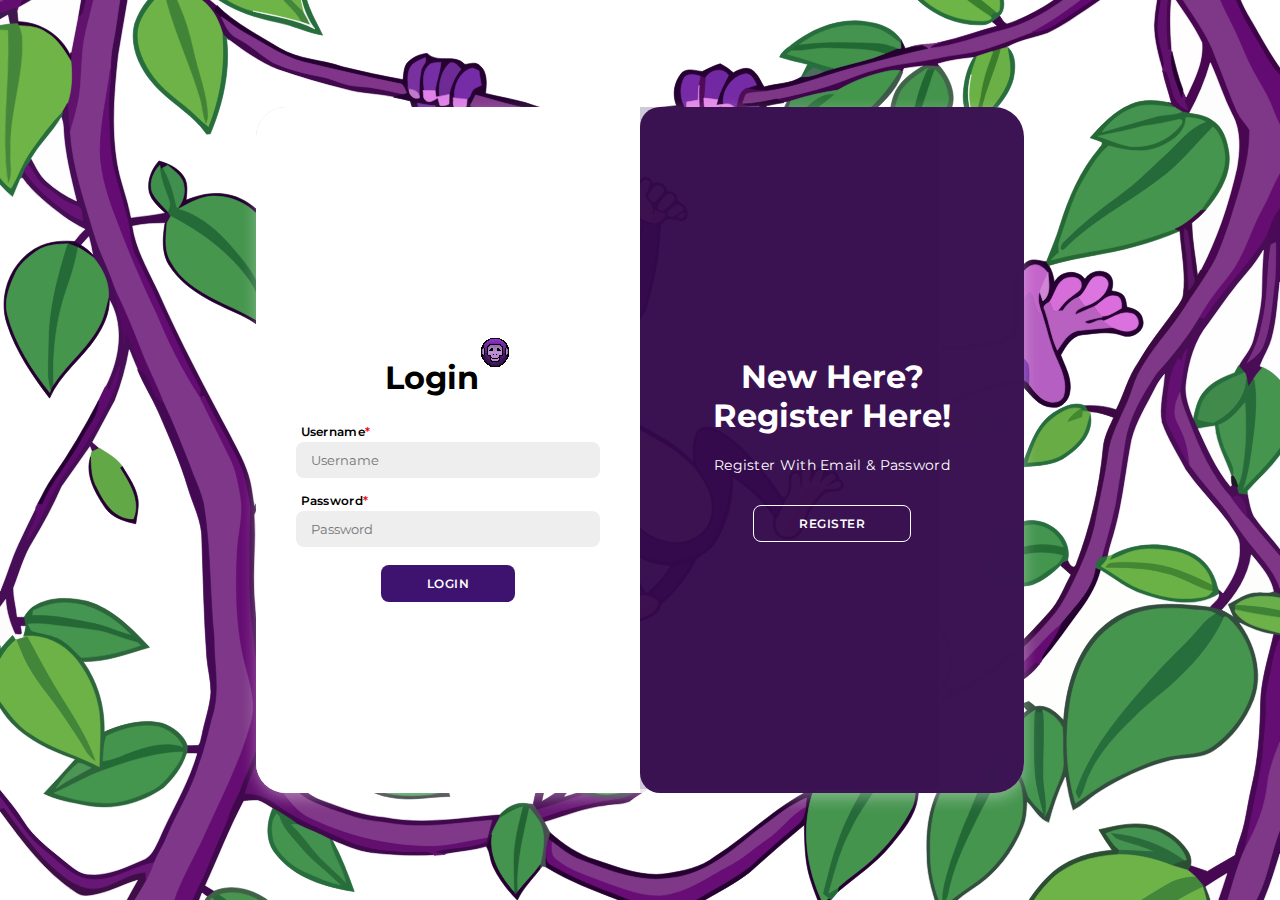
<file: index.html>
<!--Daniel-->
<!--Working on Welcome Page-->
<!DOCTYPE html>
<html lang="en">
    <head>
        <link rel="stylesheet" href="css/styles.css">
        <title>UCF Contacts - Home</title>
        <meta name="description" content="The number one contact manager for UCF students!">
        <meta name="author" content="COP4331 | Group 23">
        <meta name="viewport" content="width=device-width, initial-scale=1.0">
        <link rel="icon" type="image/x-icon" href="favicon2.ico">

        <script src="js/code.js?v=1.1.2"></script>
    </head>
    <body>
      <img class="monkey" src="css/monkey.svg" alt="Purple Monkey">
        <div class="container" id="container">
          <img class="monkey2" src="css/monkey2.svg" alt="Purple Monkey">

       <!--<button onclick="window.location.href='login.html';">Login</button>---> 
        <!--<button onclick="window.location.href='signup.html';">Sign Up</button>-->

        <div class="form-container register" >
            <form>

              <div class="monicon">
                <h1>Register<img src="favicon2.ico" class="monicon"></h1>

              </div>
            <span></span>
            <style>
              .contactstuff {
                  font-size: 12px !important;
                  font-weight: 600;
                  color: rgb(0, 0, 0);
                  margin-bottom: -8px !important;
                  margin-top: 5px !important;
                  width: 97%;

              }
            </style>
            <div class="name-container">
              <div class="name-field">
                  <p class="contactstuff">First Name<span style="color: red">*</span></p>
                  <input type="text" id="signupFirstName" placeholder="First Name"/>
                  <div id="sfirstname-error" class="error-message"></div>
              </div>
              <div class="name-field">
                  <p class="contactstuff">Last Name<span style="color: red">*</span></p>
                  <input type="text" id="signupLastName" placeholder="Last Name"/>
                  <div id="slastname-error" class="error-message"></div>
              </div>
          </div>
            <p class="contactstuff">Username<span style="color: red">*</span></p>
            <input type="text" id="signupUsername" placeholder="Username"/>
            <div id="susername-error" class="error-message"></div>
            <p class="contactstuff">Password<span style="color: red">*</span></p>
            <input type="password" id="signupPassword" placeholder="Password"/>
            <div id="spassword-error" class="error-message"></div>
            <p class="contactstuff">Email<span style="color: red">*</span></p>
            <input type="text" id="signupEmail" placeholder="Email"/>
            <div id="semail-error" class="error-message"></div>
            <p class="contactstuff">Phone Number<span style="color: red">*</span></p>
            <input type="text" id="signupPhoneNumber" placeholder="Phone Number"/>
            <div id="sphonenumber-error" class="error-message"></div>

            <button  type="button" id="signupButton" onclick="signup();validateSignup();">Sign Up</button>
            <span id="signupStatus"></span>
        </form>
          </div>

        <div class="form-container login">
            <form>
            <div class="monicon">
              <h1>Login<img src="favicon2.ico" class="monicon"></h1>
            </div>  

            <span></span>
            <p class="contactstuff">Username<span style="color: red">*</span></p>
            <input type="text" id="loginUsername" placeholder="Username"/>
            <div id="username-error" class="error-message"></div>
            <p class="contactstuff">Password<span style="color: red">*</span></p>
            <input type="password" id="loginPassword" placeholder="Password"/>
            <div id="password-error" class="error-message"></div>

            <button type="button" id="loginButton" onclick="login(); validateLogin();">Login</button>
            <span id="loginStatus"></span>
        </form>
        </div>

          <div class="toggle-container">
            <div class="toggle">
                <div class="toggle-panel toggle-left">
                   <h1>Welcome to UCF's <br>#1 Contact Manager</h1>
                   <p>Login with Username & Password</p>
                   <button class="hidden" id="login">Login</button> 

                </div>
                <div class="toggle-panel toggle-right">
                    <h1>New Here? Register Here!</h1>
                    <p>Register With Email & Password</p>
                    <button class="hidden" id="register">Register</button> 

                 </div>

            </div>

          </div>
        </div>
        <script src="js/toggle.js"></script>

    </body>
</html>
</file>
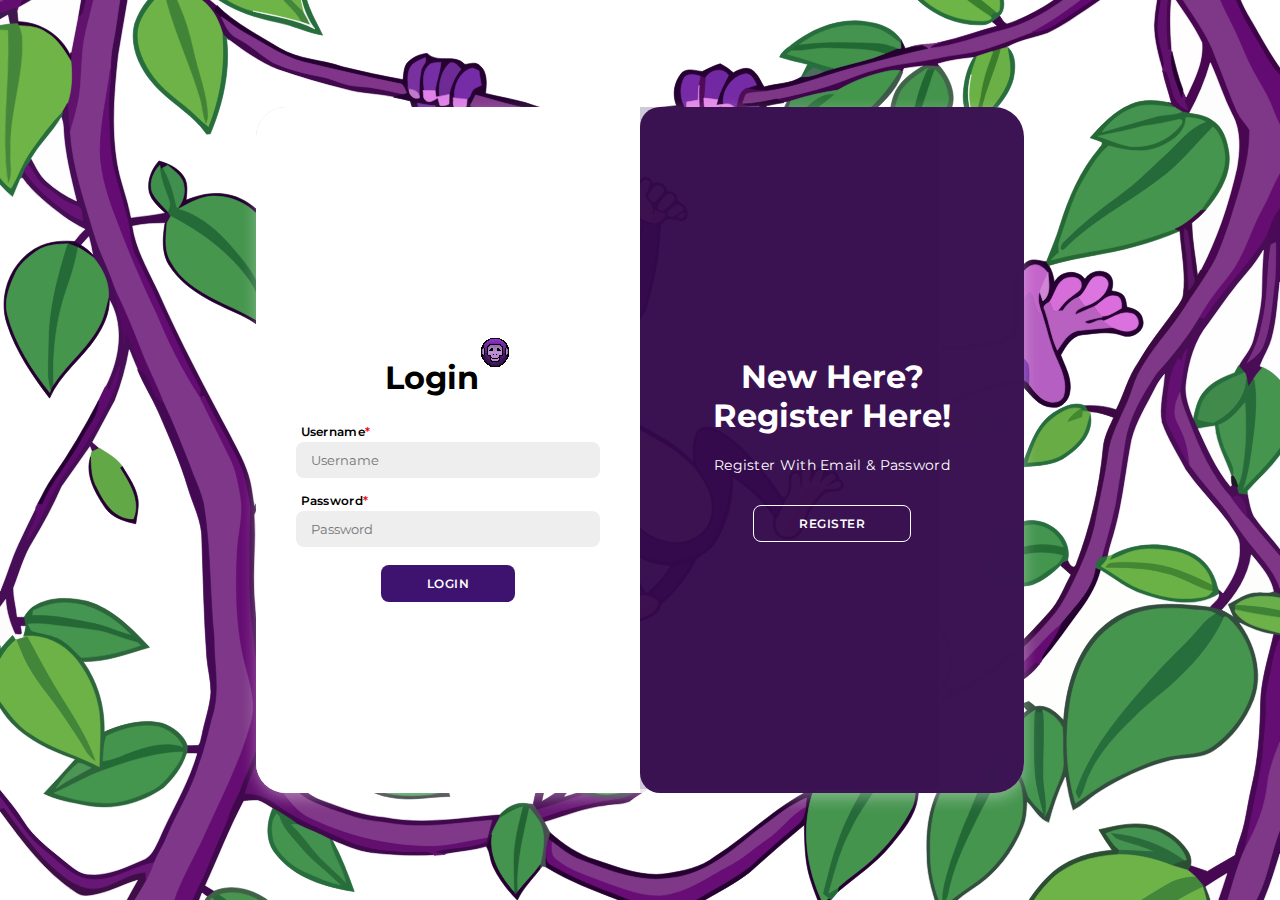
<file: htdocs/index.html>
<!--Daniel-->
<!--Working on Welcome Page-->
<!DOCTYPE html>
<html lang="en">
    <head>
        <link rel="stylesheet" href="css/styles.css?v1.1.2">
        <title>UCF Contacts - Home</title>
        <meta name="description" content="The number one contact manager for UCF students!">
        <meta name="author" content="COP4331 | Group 23">
        <meta name="viewport" content="width=device-width, initial-scale=1.0">
        <link rel="icon" type="image/x-icon" href="favicon2.ico">

        <script src="js/code.js?v=1.1.2"></script>
    </head>
    <body>
      <img class="monkey" src="css/monkey.svg" alt="Purple Monkey">
        <div class="container" id="container">
          <img class="monkey2" src="css/monkey2.svg" alt="Purple Monkey">

       <!--<button onclick="window.location.href='login.html';">Login</button>---> 
        <!--<button onclick="window.location.href='signup.html';">Sign Up</button>-->

        <div class="form-container register" >
            <form>

              <div class="monicon">
                <h1>Register<img src="favicon2.ico" class="monicon"></h1>

              </div>
            <span></span>
            <style>
              .contactstuff {
                  font-size: 12px !important;
                  font-weight: 600;
                  color: rgb(0, 0, 0);
                  margin-bottom: -8px !important;
                  margin-top: 5px !important;
                  width: 97%;

              }
            </style>
            <p class="contactstuff">Username<span style="color: red">*</span></p>
            <input type="text" id="signupUsername" placeholder="Username"/>
            <div id="susername-error" class="error-message"></div>
            <p class="contactstuff">Password<span style="color: red">*</span></p>
            <input type="password" id="signupPassword" placeholder="Password"/>
            <div id="spassword-error" class="error-message"></div>
            <p class="contactstuff">First Name<span style="color: red">*</span></p>
            <input type="text" id="signupFirstName" placeholder="First Name"/>
            <div id="sfirstname-error" class="error-message"></div>
            <p class="contactstuff">Last Name<span style="color: red">*</span></p>
            <input type="text" id="signupLastName" placeholder="Last Name"/>
            <div id="slastname-error" class="error-message"></div>
            <p class="contactstuff">Email<span style="color: red">*</span></p>
            <input type="text" id="signupEmail" placeholder="Email"/>
            <div id="semail-error" class="error-message"></div>
            <p class="contactstuff">Phone Number<span style="color: red">*</span></p>
            <input type="text" id="signupPhoneNumber" placeholder="Phone Number"/>
            <div id="sphonenumber-error" class="error-message"></div>

            <button  type="button" id="signupButton" onclick="signup();validateSignup();">Sign Up</button>
            <span id="signupStatus"></span>
        </form>
          </div>

        <div class="form-container login">
            <form>
            <div class="monicon">
              <h1>Login<img src="favicon2.ico" class="monicon"></h1>
            </div>  

            <span></span>
            <p class="contactstuff">Username<span style="color: red">*</span></p>
            <input type="text" id="loginUsername" placeholder="Username"/>
            <div id="username-error" class="error-message"></div>
            <p class="contactstuff">Password<span style="color: red">*</span></p>
            <input type="password" id="loginPassword" placeholder="Password"/>
            <div id="password-error" class="error-message"></div>

            <button type="button" id="loginButton" onclick="login(); validateLogin();">Login</button>
            <span id="loginStatus"></span>
        </form>
        </div>

          <div class="toggle-container">
            <div class="toggle">
                <div class="toggle-panel toggle-left">
                   <h1>Welcome to UCF's <br>#1 Contact Manager</h1>
                   <p>Login with Username & Password</p>
                   <button class="hidden" id="login">Login</button> 

                </div>
                <div class="toggle-panel toggle-right">
                    <h1>New Here? Register Here!</h1>
                    <p>Register With Email & Password</p>
                    <button class="hidden" id="register">Register</button> 

                 </div>

            </div>

          </div>
        </div>
        <script src="js/toggle.js"></script>

    </body>
</html>
</file>
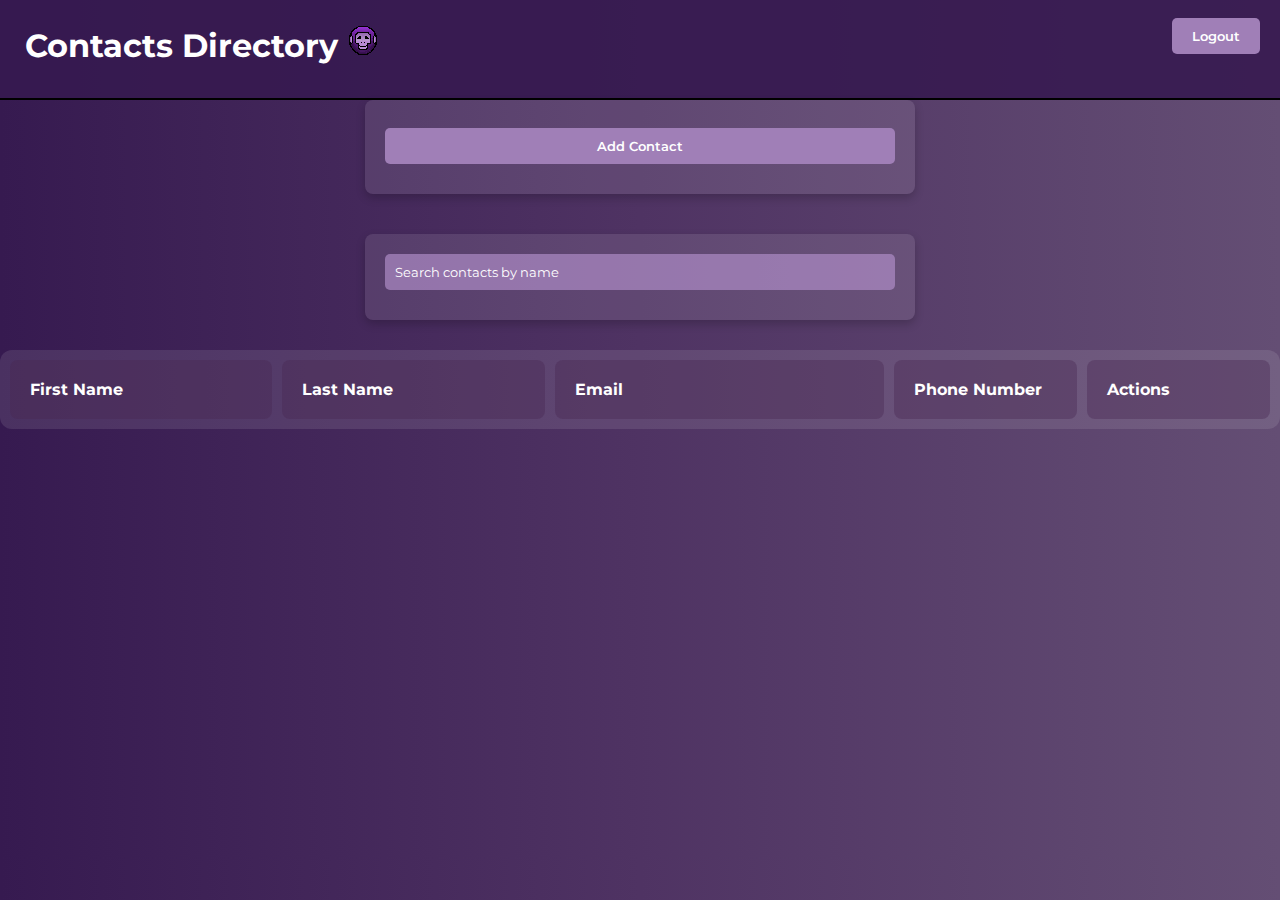
<file: contacts.html>
<!DOCTYPE html>
<html lang="en">
    <head>

        <title>UCF Contacts - Directory</title>
        <meta name="description" content="The number one contact manager for UCF students!">
        <meta name="author" content="COP4331 | Group 23">
        <link rel="icon" type="image/x-icon" href="favicon2.ico">

        <script src="js/code.js?v=1.1.3"></script>
        <link rel="stylesheet" href="style.css?v=1.1.2">

    </head>
<body>

    <style>

.top-bar {
            position: absolute;
            top: 0;
            left: 0;
            width: 100%;
            height: 100px; /* Adjust the height as needed */
            background-color: rgba(54, 26, 80, 0.9); /* Semi-transparent background */
            z-index: -1; /* Behind the title */
            border-bottom: 2px solid black;
        }

body {
    background: rgb(104, 70, 113);
    background-image: linear-gradient(90deg, #361A50, #4f3363,#644E74);
    margin: 0;
    justify-content: center; 
}

.white-text {
    color: white;
}

.form-container {
    display: flex;
    flex-direction: column; 
    gap: 5px; 
}

input {
    flex: 1;
    padding: 10px;
    border-radius: 5px;
    border: none;
    background-color: #b290caa9;
    color: white;
}

input::placeholder {
    color: #fff;
}

table {
    width: 100%;
    table-layout: fixed; 
    border-collapse: separate; 
    border-spacing: 10px 10px; 
    margin-top: 20px;
    background: rgba(255, 255, 255, 0.1)
}

table, th, td {
    border: 0px solid white;
    border-radius: 12px;
}

th, td {
    padding: 20px;
    text-align: left;
    color: white;
    word-wrap: break-word; 
    border-radius: 8px !important;
    border-color: #644E74;
    background-color: #b290ca52;
    border-width: 0px;
}

th {
    background-color: rgba(73, 40, 82, 0.4);
}

h1, h2 {
    margin-bottom: 20px;
    color: white;
}

button {
    padding: 10px 20px;
    background-color: #a07fb7;
    color: white;
    border: none;
    border-radius: 5px;
    cursor: pointer;
    gap: 8px;
    margin-bottom: 8px;
    margin-top: 8px;
    font-weight: 600;
}

button:hover {
    background-color: rgba(73, 40, 82, 0.4);
}

@media only screen and (max-width: 600px) {
    body {
        padding-top: 50px; 
    }

    table, th, td {
        font-size: 14px; 
        padding: 10px; 
    }

    th, td {
        display: block;
        width: 100%; 
        box-sizing: border-box;
    }

    th, td {
        text-align: right; 
        padding: 10px 5px;
    }

    td {
        border-bottom: 1px solid white;
    }

    th {
        display: none; 
    }

    td::before {
        content: attr(data-label); 
        float: left;
        text-transform: capitalize;
        font-weight: bold;
    }

    .form-container {
        flex-direction: column; 
    }

    input {
        padding: 8px; 
    }

    button {
        width: 100%; 
        padding: 12px;
    }

}

.contactDiv {
    display: flex;
    justify-content: center;
    align-items: center;
    padding: 10px;
    box-sizing: border-box;
}

#contactForm {
    max-width: 550px;
    width: 100%;
    padding: 20px;
    border-radius: 8px;
    background-color: rgba(255, 255, 255, 0.1);
    box-shadow: 0px 4px 10px rgba(0, 0, 0, 0.2);
    box-sizing: border-box;
}

#contactForm input,
#contactForm button {
    width: 100%;
    padding: 10px;
    margin-bottom: 10px;
    box-sizing: border-box;
}

.modal {
    display: none; 
    position: fixed; 
    z-index: 1;
    left: 0;
    top: 0;
    width: 100%; 
    height: 100%; 
    background-color: #0000007d; 
}

.modal-content {
   
    margin: 15% auto;
    margin-top: 5% !important; 
    padding: 20px;
    border-radius: 10px;
    width: 80%; 
    max-width: 600px; 
    box-shadow: 0px 4px 10px rgba(0, 0, 0, 0.2);
    background: rgb(104, 70, 113);
    background-image: linear-gradient(90deg, #361A50, #4f3363,#644E74);
}

.close {
    color: white;
    float: right;
    font-size: 28px;
    font-weight: bold;
}

.close:hover,
.close:focus {
    color: #aaa;
    text-decoration: none;
    cursor: pointer;
}

#contactForm p {
    font-size: 15px;
    font-weight: 600;
    color: white;
    margin-bottom: 5px;
}

  /* Container for tooltip hover */
  td[data-title] {
        position: relative;
        cursor: pointer; /* Show pointer on hover */
    }

    /* Tooltip text */
    td[data-title]:hover::after {
        content: attr(data-title); /* Display the data-title attribute value */
        position: absolute;
        bottom: 5%;
        left: 50%;
        transform: translateX(-50%);
        background-color: #3333333f;
        color: #fff;
        padding: 5px 10px;
        border-radius: 5px;
        white-space: nowrap;
        font-size: 12px;
        z-index: 999;
        opacity: 1;
        visibility: visible;

    }



    td[data-title]::after,
    td[data-title]::before {
        opacity: 0;
        visibility: hidden;

    }

 
    td[data-title]:hover::after,
    td[data-title]:hover::before {
        opacity: 1;
        visibility: visible;
    }

    .email-column, 
    td:nth-child(3) { 
    width: 27%; 
    }  

    .phonenumber-column, 
    td:nth-child(4) { 
    width: 15%; 
    }  

    .actions-column, 
    td:nth-child(5) { 
    width: 15%; 
    }   

    </style>

    <div class="top-bar"></div>

    <button type="button" id="loginButton" onclick="logout();" style="position: absolute; top: 10px; right: 20px;">Logout</button>

    <div class="monicon">
        <h1 style="text-align: left; margin-left: 25px; margin-top: 25px; margin-bottom: 25px;">Contacts Directory <img src="favicon2.ico" class="monicon"></h1>
    </div>  

    <div class="contactDiv">
        <div id="contactForm">
            <button type="button" onclick="openModal()">Add Contact</button>
        </div>
    </div>

    <div>
    <div id="contactModal" class="modal">
        <div class="modal-content">
            <span class="close" onclick="closeModal()">&times;</span>
            <h2>Add Contact</h2>
            <p style="margin-bottom: 20px; font-weight: 600;"><span style="color: #b290ca;">All <span style="text-decoration: underline;">REQUIRED</span> fields are marked with a  <span style="color: red;">*</span>.</span></p>
            <div id="contactForm">
                <p>First Name <span style="color: red;">*</span></p>
                <input type="text" id="contactFirstName" placeholder="Enter First Name">
                <p>Last Name <span style="color: red;">*</span></p>
                <input type="text" id="contactLastName" placeholder="Enter Last Name">
                <p>Email <span style="color: red;">*</span></p>
                <input type="email" id="contactEmail" placeholder="Enter Email">
                <p>Phone Number <span style="color: red;">*</span></p>
                <input type="text" id="contactPhoneNumber" placeholder="Enter Phone Number">
                <button type="submit" onclick="addContact()">Add Contact</button>
            </div>
        </div>
    </div>

    <div class="contactDiv" style="margin-top: 20px">
        <div id="contactForm">
            <input type="text" id="contactSearch" placeholder="Search contacts by name" oninput="search()">
        </div>
    </div>
    

    <span id="contactStatus" style="z-index: 100 !important;text-align: center; display: none; position: fixed; bottom: 20px; left: 50%; transform: translateX(-50%); padding: 10px 20px; background-color: #a074c0; color: white; font-weight: 600; font-size: 18px; border-radius: 8px; opacity: 0; transition: opacity 0.5s; box-shadow: 0px 4px 10px rgba(0, 0, 0, 0.2); text-shadow: 0px 4px 10px rgba(0, 0, 0, 0.2);"></span>

    <table id="contacts">
        <thead>
            <tr>
                <th class="firstname-column">First Name</th>
                <th class="lastname-column">Last Name</th>
                <th class="email-column">Email</th>
                <th class="phonenumber-column">Phone Number</th>
                <th class="actions-column">Actions</th>
            </tr>
        </thead>
        <tbody>
        </tbody>
    </table>

    <script>
        
        function openModal() {
            document.getElementById("contactModal").style.display = "block";
        }

        
        function closeModal() {
            document.getElementById("contactModal").style.display = "none";
        }

        
        window.onclick = function(event) {
            var modal = document.getElementById("contactModal");
            if (event.target == modal) {
                modal.style.display = "none";
            }
        }
    </script>

</body>
</html>
</file>
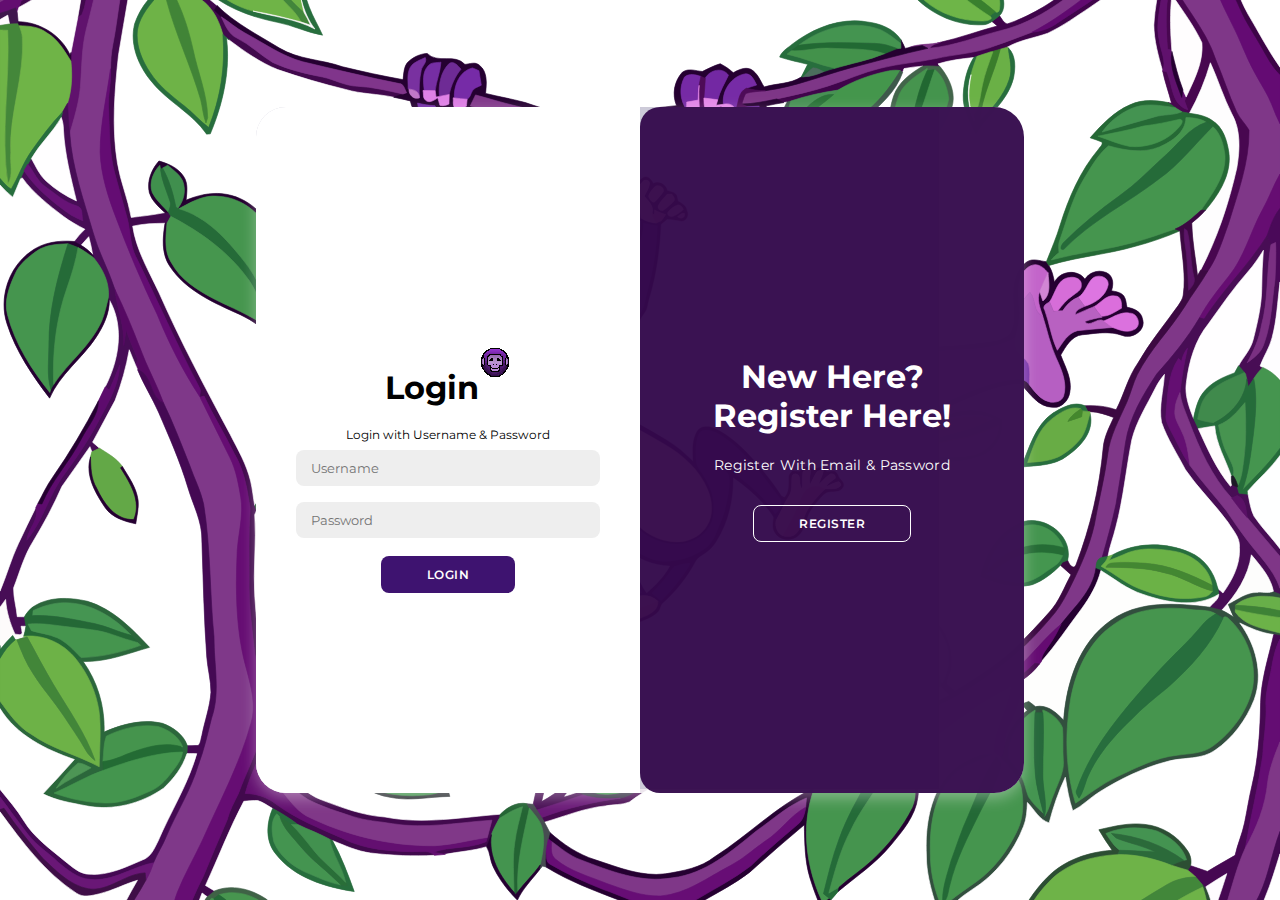
<file: index2.html>
<!--Daniel-->
<!--Working on Welcome Page-->
<!DOCTYPE html>
<html lang="en">
    <head>
        <link rel="stylesheet" href="css/styles.css">
        <title>UCF Contacts - Home1</title>
        <meta name="description" content="The number one contact manager for UCF students!">
        <meta name="author" content="COP4331 | Group 23">
        <meta name="viewport" content="width=device-width, initial-scale=1.0">
        <link rel="icon" type="image/x-icon" href="favicon2.ico">
        

        <script type="text/javascript" src="js/code.js"></script>
    </head>
    <body>
      <img class="monkey" src="css/monkey.svg" alt="Purple Monkey">
        <div class="container" id="container">
          <img class="monkey2" src="css/monkey2.svg" alt="Purple Monkey">

       <!--<button onclick="window.location.href='login.html';">Login</button>---> 
        <!--<button onclick="window.location.href='signup.html';">Sign Up</button>-->
        
        <div class="form-container register" >
            <form>
              
              <div class="monicon">
                <h1>Register<img src="favicon2.ico" class="monicon"></h1>
                

              </div>
            <span>Register With Email</span>
            <input type="text" id="signupUsername" placeholder="Username"/>
            <input type="password" id="signupPassword" placeholder="Password"/>
            <input type="text" id="signupFirstName" placeholder="First Name"/>
            <input type="text" id="signupLastName" placeholder="Last Name"/>
            <input type="text" id="signupEmail" placeholder="Email"/>
            <input type="text" id="signupPhoneNumber" placeholder="Phone Number"/>
      
            <button  type="button" id="signupButton" onclick="signup();">Sign Up</button>
            <span id="signupStatus"></span>
        </form>
          </div>
        
        <div class="form-container login">
            <form>
            <div class="monicon">
              <h1>Login<img src="favicon2.ico" class="monicon"></h1>
            </div>  
            
            <span>Login with Username & Password</span>
            <input type="text" id="loginUsername" placeholder="Username"/>
            <input type="password" id="loginPassword" placeholder="Password"/>
            
            <button type="button" id="loginButton" onclick="login();">Login</button>
            <span id="loginStatus"></span>
        </form>
        </div>
        

        
        
          <div class="toggle-container">
            <div class="toggle">
                <div class="toggle-panel toggle-left">
                   <h1>Welcome to UCF's <br>#1 Contact Manager</h1>
                   <p>Login with Username & Password</p>
                   <button class="hidden" id="login">Login</button> 

                </div>
                <div class="toggle-panel toggle-right">
                    <h1>New Here? Register Here!</h1>
                    <p>Register With Email & Password</p>
                    <button class="hidden" id="register">Register</button> 
 
                 </div>



            </div>




          </div>
        </div>
        <script src="js/toggle.js"></script>


    </body>
</html>
</file>
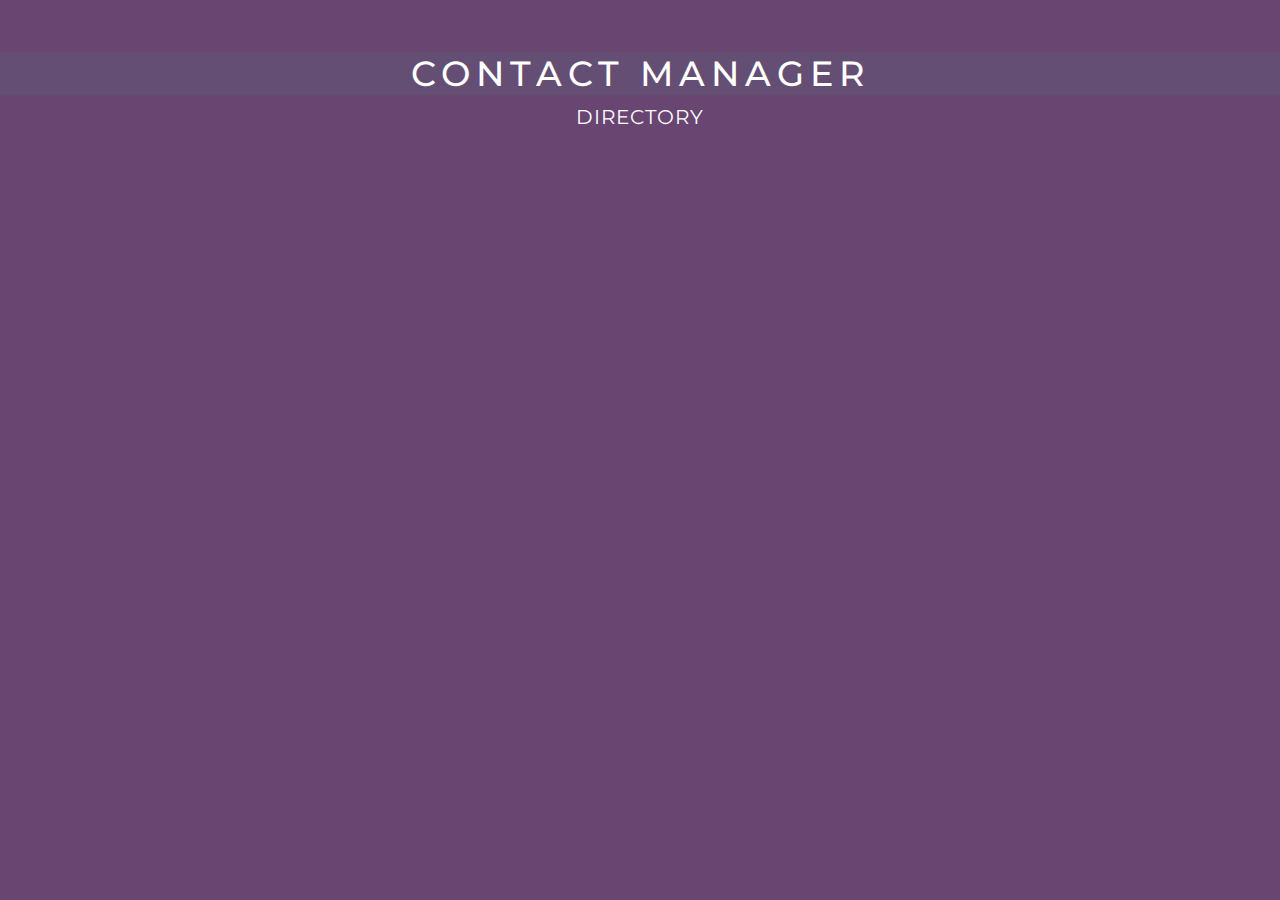
<file: index4.html>
<!--<Paige>---> 
<!--<Working on home page background, web icon, and title for contact manager directory>-->

<!DOCTYPE html>
<html>
    <head>
        <meta charset="utf-8">
        <title>Contacts - Directory</title>
        <link rel="stylesheet" href="style.css">
        <link rel="icon" type="image/x-icon" href="favicon2.ico">
        
        <style>
            body{
                background-image: linear-gradient(90deg, #361A50, #4f3363,#644E74);
            }
        </style>
    </head>
    <body>
    <style>
        body{
            background-image: linear-gradient(90deg, #361A50, #4f3363,#644E74);
        }
    </style>
    
    <div class="container">
            <span class="text1">Contact  Manager</span>
            <span class="text2">Directory</span>
    </div>


    
    <body>
</html>
</file>
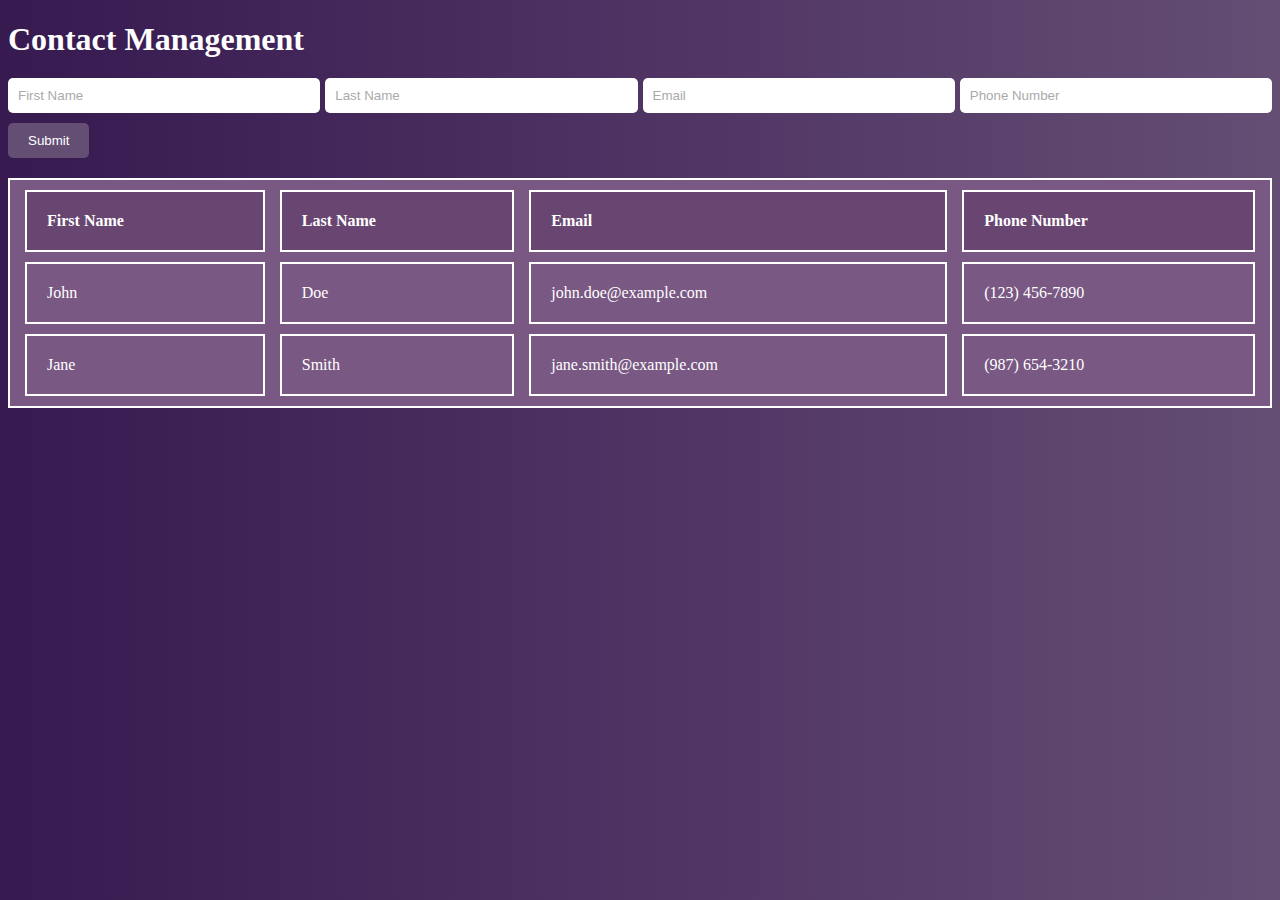
<file: index5.html>
<!--<Shane>---> 
<!--<Working on the contact management table>-->

    <!DOCTYPE html>
<html lang="en">
    <head>
        <title>Contact Management</title>
        <meta name="description" content="Search, edit, and delete contacts">
        <meta name="author" content="COP4331 | Group 23">
        <link rel="icon" type="image/x-icon" href="favicon2.ico">
        
        <style>
            body {
                background: rgb(104, 70, 113);
                background-image: linear-gradient(90deg, #361A50, #4f3363,#644E74);
            }

            .white-text {
                color: white;
            }

            .form-container {
                display: flex;
                gap: 5px; 
            }

            .form-container input {
                flex: 1;
                padding: 10px;
                border-radius: 5px;
                border: none;
            }

            .form-container input::placeholder {
                color: #aaa;
            }

            table {
                width: 100%;
                border-collapse: separate; 
                border-spacing: 15px 10px; 
                margin-top: 20px;
                background: rgb(121, 88, 131);
            }

            table, th, td {
                border: 2px solid white;
            }

            th, td {
                padding: 20px;
                text-align: left;
                color: white;
            }

            th {
                background-color: rgb(104, 70, 113);
            }

            h1, h2 {
                margin-bottom: 20px;
                color: white;
            }

            button {
                padding: 10px 20px;
                background-color: #644E74;
                color: white;
                border: none;
                border-radius: 5px;
                cursor: pointer;
            }

            button:hover {
                background-color: #4f3363;
            }
        </style>
        
    </head>
<body>

    <h1 class="white-text">Contact Management</h1>

    <form>
        <div class="form-container">
            <input type="text" id="contactFirstName" name="firstName" placeholder="First Name" required>
            <input type="text" id="contactLastName" name="lastName" placeholder="Last Name" required>
            <input type="email" id="contactEmail" name="email" placeholder="Email" required>
            <input type="tel" id="contactPhoneNumber" name="phone" placeholder="Phone Number" required>
        </div>
        
        <div style="margin-top: 10px;">
            <button type="submit">Submit</button>
        </div>
    </form>
    
    <table>
        <tr>
            <th>First Name</th>
            <th>Last Name</th>
            <th>Email</th>
            <th>Phone Number</th>
        </tr>
        <tr>
            <td>John</td>
            <td>Doe</td>
            <td>john.doe@example.com</td>
            <td>(123) 456-7890</td>
        </tr>
        <tr>
            <td>Jane</td>
            <td>Smith</td>
            <td>jane.smith@example.com</td>
            <td>(987) 654-3210</td>
        </tr>
    </table>
    
</body>
</html>
</file>
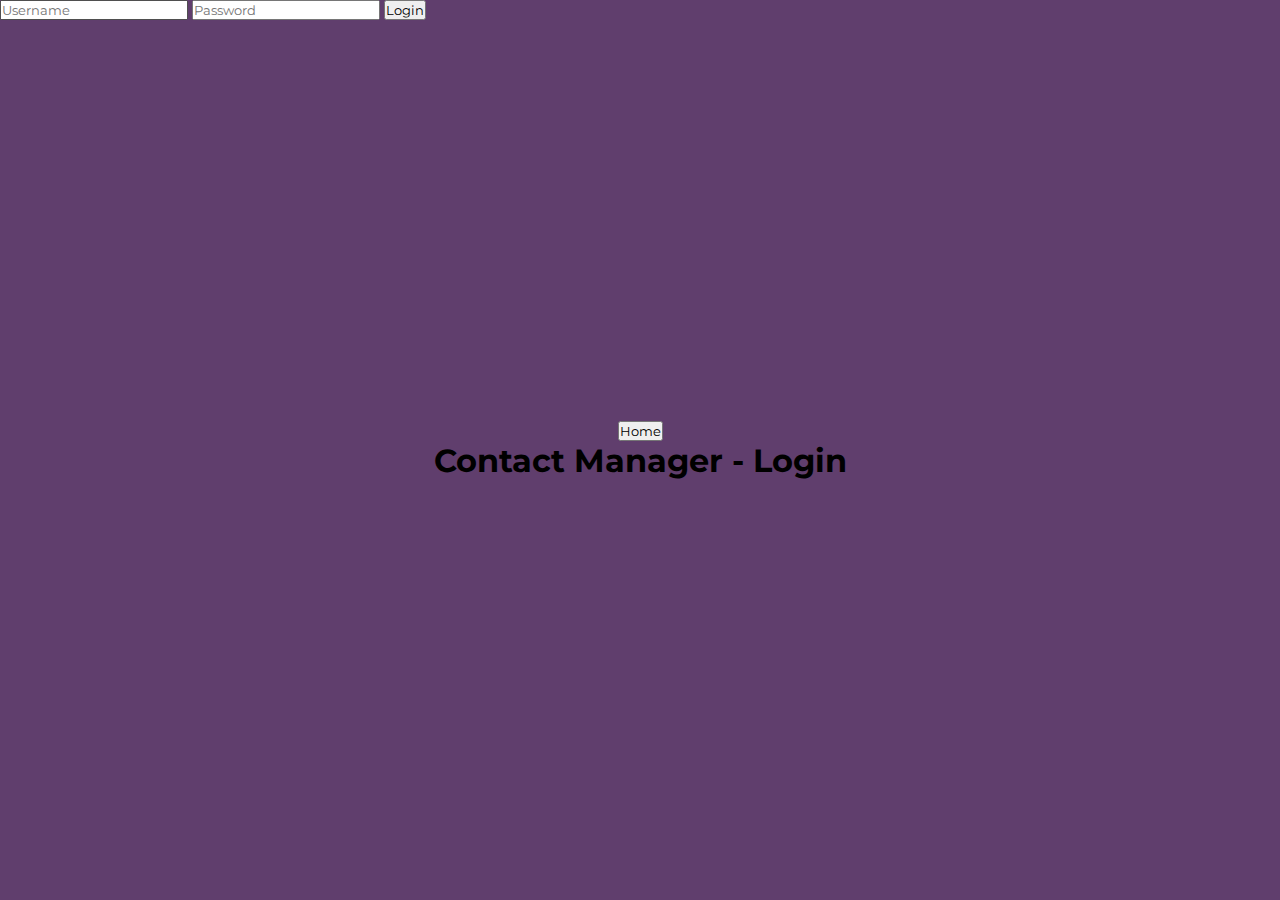
<file: login.html>
<!DOCTYPE html>
<html lang="en">
  <head>
    <link rel ="stylesheet" href="styles.css">
    <title>UCF Contacts - Login</title>
    <meta name="description" content="The number one contact manager for UCF students!">
    <meta name="author" content="COP4331 | Group 23">
    <link rel="icon" type="image/x-icon" href="favicon.ico">

	  <script type="text/javascript" src="js/code.js"></script>
  </head>
  <body>
    <button onclick="window.location.href='index.html';">Home</button>

    <h1>Contact Manager - Login</h1>
    <div class="form-container login" id="loginSection">
      <input type="text" id="loginUsername" placeholder="Username"/>
      <input type="password" id="loginPassword" placeholder="Password"/>

      <button type="button" id="loginButton" onclick="login();">Login</button>
      <span id="loginStatus"></span>
    </div>
  </body>
</html>
</file>
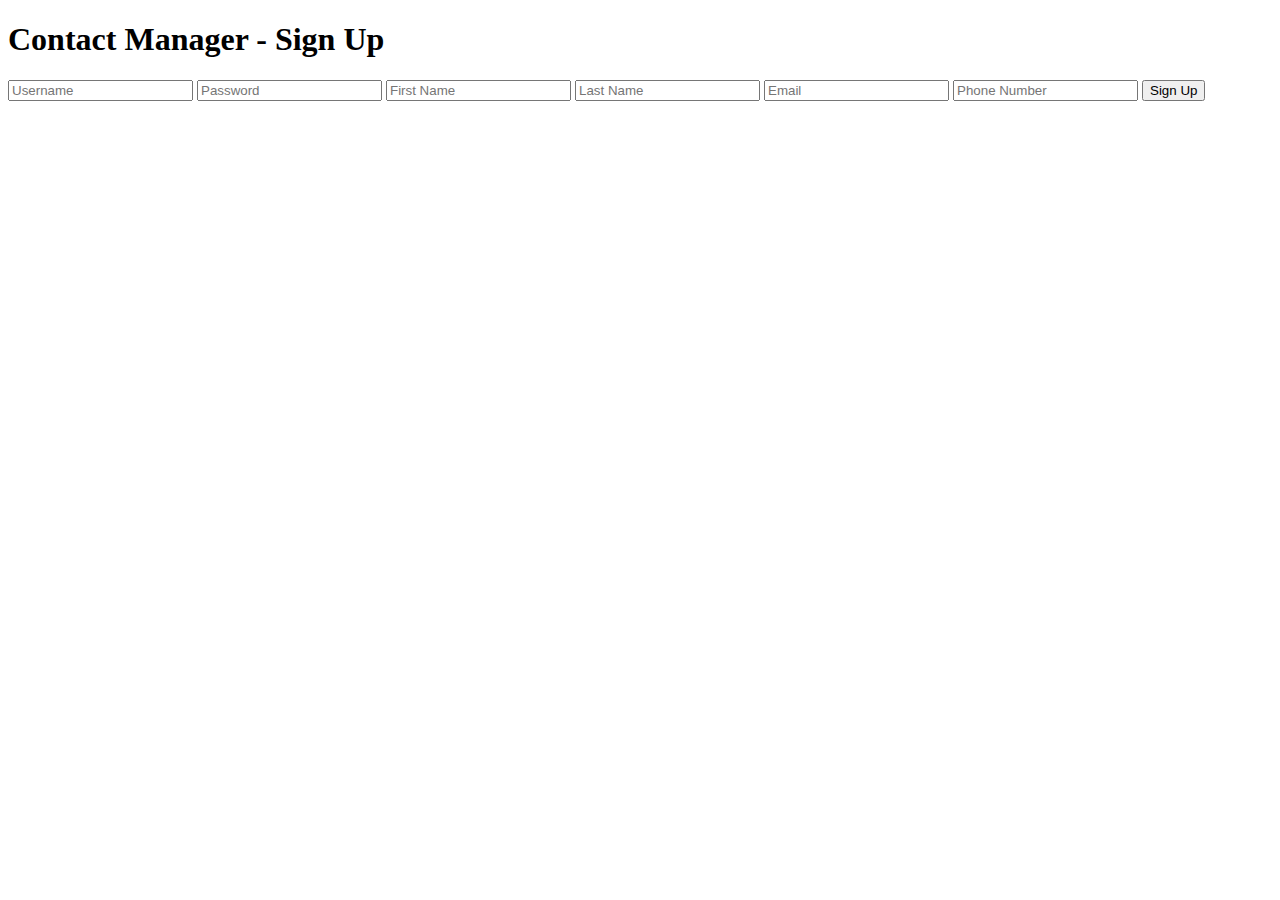
<file: signup.html>
<!DOCTYPE html>
<html lang="en">
  <head>
    <title>UCF Contacts - Sign Up</title>
    <meta name="description" content="The number one contact manager for UCF students!">
    <meta name="author" content="COP4331 | Group 23">
    <link rel="icon" type="image/x-icon" href="favicon.ico">

	  <script type="text/javascript" src="js/code.js"></script>
  </head>
  <body>
    <h1>Contact Manager - Sign Up</h1>
    <div id="loginSection">
      <input type="text" id="signupUsername" placeholder="Username"/>
      <input type="password" id="signupPassword" placeholder="Password"/>
      <input type="text" id="signupFirstName" placeholder="First Name"/>
      <input type="text" id="signupLastName" placeholder="Last Name"/>
      <input type="text" id="signupEmail" placeholder="Email"/>
      <input type="text" id="signupPhoneNumber" placeholder="Phone Number"/>

      <button type="button" id="signupButton" onclick="signup();">Sign Up</button>
      <span id="signupStatus"></span>
    </div>
  </body>
</html>
</file>
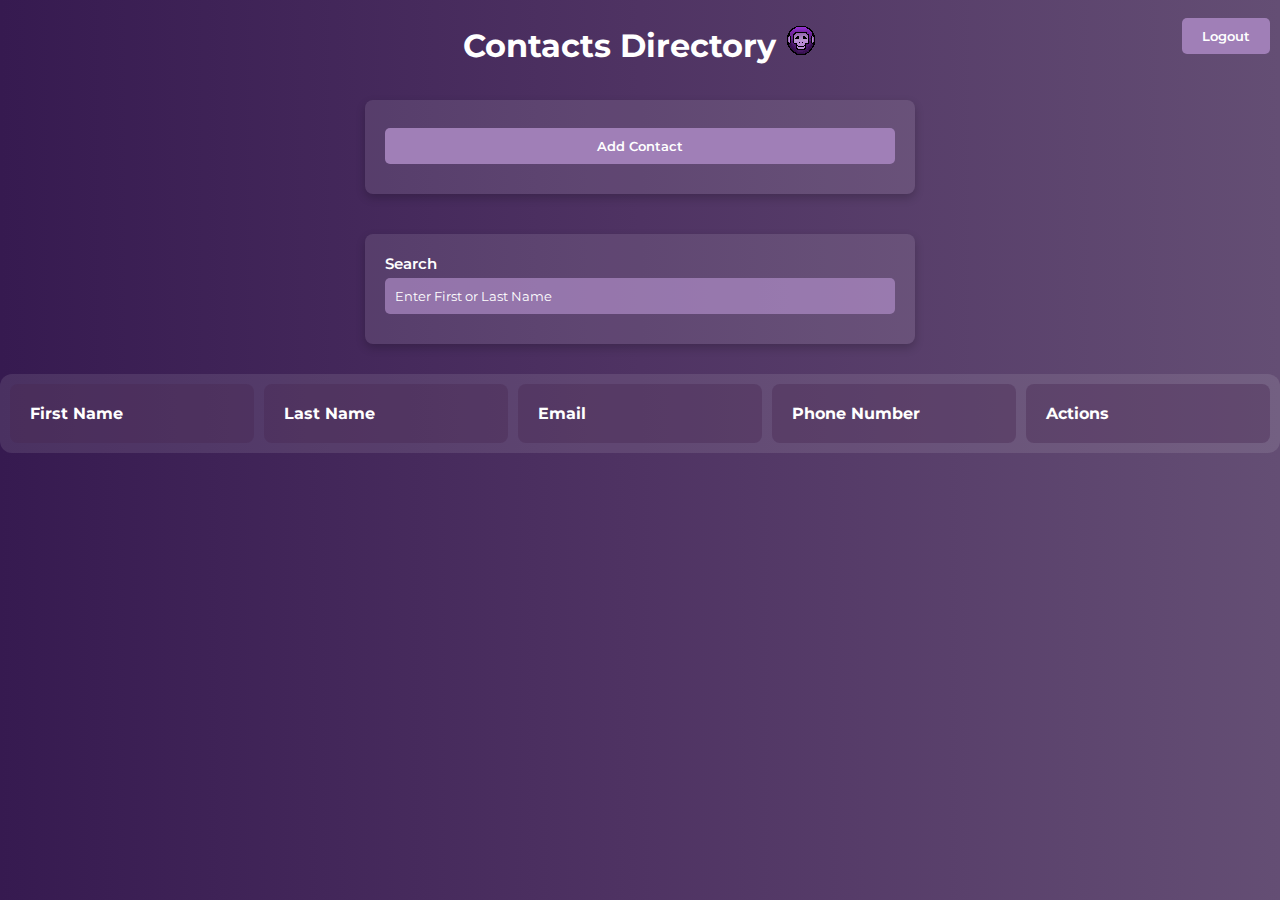
<file: htdocs/contacts.html>
<!DOCTYPE html>
<html lang="en">
    <head>

        <title>UCF Contacts - Directory</title>
        <meta name="description" content="The number one contact manager for UCF students!">
        <meta name="author" content="COP4331 | Group 23">
        <link rel="icon" type="image/x-icon" href="favicon2.ico">

        <script src="js/code.js?v=1.1.3"></script>
        <link rel="stylesheet" href="style.css?v=1.1.2">

    </head>
<body>

    <style>
body {
    background: rgb(104, 70, 113);
    background-image: linear-gradient(90deg, #361A50, #4f3363,#644E74);
    margin: 0;
    justify-content: center; 
}

.white-text {
    color: white;
}

.form-container {
    display: flex;
    flex-direction: column; 
    gap: 5px; 
}

input {
    flex: 1;
    padding: 10px;
    border-radius: 5px;
    border: none;
    background-color: #b290caa9;
    color: white;
}

input::placeholder {
    color: #fff;
}

table {
    width: 100%;
    table-layout: fixed; 
    border-collapse: separate; 
    border-spacing: 10px 10px; 
    margin-top: 20px;
    background: rgba(255, 255, 255, 0.1)
}

table, th, td {
    border: 0px solid white;
    border-radius: 12px;
}

th, td {
    padding: 20px;
    text-align: left;
    color: white;
    word-wrap: break-word; 
    border-radius: 8px !important;
    border-color: #644E74;
    background-color: #b290ca52;
    border-width: 0px;
}

th {
    background-color: rgba(73, 40, 82, 0.4);
}

h1, h2 {
    margin-bottom: 20px;
    color: white;
}

button {
    padding: 10px 20px;
    background-color: #a07fb7;
    color: white;
    border: none;
    border-radius: 5px;
    cursor: pointer;
    gap: 8px;
    margin-bottom: 8px;
    margin-top: 8px;
    font-weight: 600;
}

button:hover {
    background-color: rgba(73, 40, 82, 0.4);
}

@media only screen and (max-width: 600px) {
    body {
        padding-top: 50px; 
    }

    table, th, td {
        font-size: 14px; 
        padding: 10px; 
    }

    th, td {
        display: block;
        width: 100%; 
        box-sizing: border-box;
    }

    th, td {
        text-align: right; 
        padding: 10px 5px;
    }

    td {
        border-bottom: 1px solid white;
    }

    th {
        display: none; 
    }

    td::before {
        content: attr(data-label); 
        float: left;
        text-transform: capitalize;
        font-weight: bold;
    }

    .form-container {
        flex-direction: column; 
    }

    input {
        padding: 8px; 
    }

    button {
        width: 100%; 
        padding: 12px;
    }

}

.contactDiv {
    display: flex;
    justify-content: center;
    align-items: center;
    padding: 10px;
    box-sizing: border-box;
}

#contactForm {
    max-width: 550px;
    width: 100%;
    padding: 20px;
    border-radius: 8px;
    background-color: rgba(255, 255, 255, 0.1);
    box-shadow: 0px 4px 10px rgba(0, 0, 0, 0.2);
    box-sizing: border-box;
}

#contactForm input,
#contactForm button {
    width: 100%;
    padding: 10px;
    margin-bottom: 10px;
    box-sizing: border-box;
}

.modal {
    display: none; 
    position: fixed; 
    z-index: 1;
    left: 0;
    top: 0;
    width: 100%; 
    height: 100%; 
    background-color: #0000007d; 
}

.modal-content {
   
    margin: 15% auto;
    margin-top: 5% !important; 
    padding: 20px;
    border-radius: 10px;
    width: 80%; 
    max-width: 600px; 
    box-shadow: 0px 4px 10px rgba(0, 0, 0, 0.2);
    background: rgb(104, 70, 113);
    background-image: linear-gradient(90deg, #361A50, #4f3363,#644E74);
}

.close {
    color: white;
    float: right;
    font-size: 28px;
    font-weight: bold;
}

.close:hover,
.close:focus {
    color: #aaa;
    text-decoration: none;
    cursor: pointer;
}

#contactForm p {
    font-size: 15px;
    font-weight: 600;
    color: white;
    margin-bottom: 5px;
}

  /* Container for tooltip hover */
  td[data-title] {
        position: relative;
        cursor: pointer; /* Show pointer on hover */
    }

    /* Tooltip text */
    td[data-title]:hover::after {
        content: attr(data-title); /* Display the data-title attribute value */
        position: absolute;
        bottom: 5%;
        left: 50%;
        transform: translateX(-50%);
        background-color: #3333333f;
        color: #fff;
        padding: 5px 10px;
        border-radius: 5px;
        white-space: nowrap;
        font-size: 12px;
        z-index: 999;
        opacity: 1;
        visibility: visible;

    }



    td[data-title]::after,
    td[data-title]::before {
        opacity: 0;
        visibility: hidden;

    }

 
    td[data-title]:hover::after,
    td[data-title]:hover::before {
        opacity: 1;
        visibility: visible;
    }
    </style>

    <button type="button" id="loginButton" onclick="logout();" style="position: absolute; top: 10px; right: 10px;">Logout</button>

    <div class="monicon">
        <h1 style="text-align: center; margin-top: 25px; margin-bottom: 25px;">Contacts Directory <img src="favicon2.ico" class="monicon"></h1>
    </div>  

    <div class="contactDiv">
        <div id="contactForm">
            <button type="button" onclick="openModal()">Add Contact</button>
        </div>
    </div>

    <div id="contactModal" class="modal">
        <div class="modal-content">
            <span class="close" onclick="closeModal()">&times;</span>
            <h2>Add Contact</h2>
            <p style="margin-bottom: 20px; font-weight: 600;"><span style="color: #b290ca;">All <span style="text-decoration: underline;">REQUIRED</span> fields are marked with a  <span style="color: red;">*</span>.</span></p>
            <div id="contactForm">
                <p>First Name <span style="color: red;">*</span></p>
                <input type="text" id="contactFirstName" placeholder="Enter First Name">
                <p>Last Name <span style="color: red;">*</span></p>
                <input type="text" id="contactLastName" placeholder="Enter Last Name">
                <p>Email <span style="color: red;">*</span></p>
                <input type="email" id="contactEmail" placeholder="Enter Email">
                <p>Phone Number <span style="color: red;">*</span></p>
                <input type="text" id="contactPhoneNumber" placeholder="Enter Phone Number">
                <button type="submit" onclick="addContact()">Add Contact</button>
            </div>
        </div>
    </div>

    <div class="contactDiv" style="margin-top: 20px;">
        <div id="contactForm">
            <p>Search</p>
            <input type="text" id="contactSearch" placeholder="Enter First or Last Name" oninput="search()">
        </div>
    </div>
    

    <span id="contactStatus" style="z-index: 100 !important;text-align: center; display: none; position: fixed; bottom: 20px; left: 50%; transform: translateX(-50%); padding: 10px 20px; background-color: #a074c0; color: white; font-weight: 600; font-size: 18px; border-radius: 8px; opacity: 0; transition: opacity 0.5s; box-shadow: 0px 4px 10px rgba(0, 0, 0, 0.2); text-shadow: 0px 4px 10px rgba(0, 0, 0, 0.2);"></span>

    <table id="contacts">
        <thead>
            <tr>
                <th>First Name</th>
                <th>Last Name</th>
                <th>Email</th>
                <th>Phone Number</th>
                <th>Actions</th>
            </tr>
        </thead>
        <tbody>
        </tbody>
    </table>

    <script>
        
        function openModal() {
            document.getElementById("contactModal").style.display = "block";
        }

        
        function closeModal() {
            document.getElementById("contactModal").style.display = "none";
        }

        
        window.onclick = function(event) {
            var modal = document.getElementById("contactModal");
            if (event.target == modal) {
                modal.style.display = "none";
            }
        }
    </script>

</body>
</html>
</file>
<file: css/styles.css>
@import url('https://fonts.googleapis.com/css2?family=Montserrat:wght@300;400;500;600;700&display=swap');
*{
    margin: 0;
    padding: 0;
    box-sizing: border-box;
    font-family: 'Montserrat', sans-serif;
}
body{
    background-color: rgba(55, 12, 71, 0.795);
    display: flex;
    align-items: center;
    justify-content: center;
    flex-direction: column;
    height: 100vh;
}
.container{
    background-color: rgba(255, 255, 255, 0.9);
    border-radius: 30px;
    box-shadow: 0 5px 15px rgba(255, 255, 255, 0.35);
    position: relative;
    overflow: hidden;
    width: 768px;
    max-width: 100%;
    min-height: 480px;

}
@media (max-width: 768px) {
    .container {
        width: 90%; 
        min-height: auto;
    }

    .container input {
        font-size: 12px; 
    }

    .container button {
        padding: 8px 30px; 
        font-size: 11px;
    }

    .toggle-container {
        left: 0; 
        width: 100%;
    }

    .toggle {
        width: 200%;
    }
    img.monkey {
        position: absolute; /* or fixed if you want it to stay in place when scrolling */
        top: 0;
        left: 0;
        width: 100%; /* Adjust width as needed */
        height: 100%; /* Adjust height as needed */
        object-fit: cover; /* Ensure the image covers the container */
        z-index: -1; /* Position the image behind other content */
    }
    
    /* Optional: If you want to match the image color to a specific background color */
    .monicon{
        margin: 20px 0;
    }

    img.monkey {
        width: 100%;
        height: auto; 
    }
}


@media (max-width: 480px) {
    .container {
        width: 95%; 
    }

    .container input {
        font-size: 11px;
    }

    .container button {
        padding: 6px 20px; 
        font-size: 10px;
    }

    .toggle-container {
        width: 100%; 
        border-radius: 0;
    }

    .toggle {
        width: 300%; 
    }
    img.monkey {
        position: absolute; /* or fixed if you want it to stay in place when scrolling */
        top: 0;
        left: 0;
        width: 100%; /* Adjust width as needed */
        height: 100%; /* Adjust height as needed */
        object-fit: cover; /* Ensure the image covers the container */
        z-index: -1; /* Position the image behind other content */
    }
    
    /* Optional: If you want to match the image color to a specific background color */
    .monicon{
        margin: 20px 0;
    }

    img.monkey {
        width: 100%;
        height: auto; 
    }
}
.container p{
    font-size: 14px;
    line-height: 20px;
    letter-spacing: 0.3px;
    margin: 20px 0;
}
.container span{
    font-size: 12px;
}
.container a{
    color: #333;
    font-size: 13px;
    text-decoration: none;
    margin: 15px 0 10px;
}
.container button{
    background-color: rgb(62, 19, 112);
    color: #fff;
    font-size: 12px;
    padding: 10px 45px;
    border: 1px solid transparent;
    border-radius: 8px;
    font-weight: 600;
    letter-spacing: 0.5px;
    text-transform: uppercase;
    margin-top: 10px;
    cursor: pointer;
}
.container button.hidden{
    background-color: transparent;
    border-color: #fff;
}
.container form{
    background-color: #fff;
    display: flex;
    align-items: center;
    justify-content: center;
    flex-direction: column;
    padding: 0 40px;
    height: 100%;
}
.container input{
    background-color: #eee;
    border:none;
    margin: 8px 0;
    padding: 10px 15px;
    font-size: 13px;
    border-radius: 8px;
    width: 100%;
    outline: none;
}


.form-container{
    position: absolute;
    top: 0;
    height: 100%;
    transition: all 0.6s ease-in-out;
}

.login{
    left: 0;
    width: 50%;
    z-index: 2;
}

.container.active .login{
    transform: translateX(100%);
}

.register{
    left: 0;
    width: 50%;
    opacity: 0;
    z-index: 1;
}

.container.active .register{
    transform: translateX(100%);
    opacity: 1;
    z-index: 5;
    animation: move 0.6s;
}

@keyframes move{
    0%, 49.99%{
        opacity: 0;
        z-index: 1;
    }
    50%, 100%{
        opacity: 1;
        z-index: 5;
    }
}





.toggle-container{
    position: absolute;
    top: 0;
    left: 50%;
    width: 50%;
    height: 100%;
    overflow: hidden;
    transition: all 0.6s ease-in-out;
    border-radius: 20px;
    z-index: 1000;
}

.container.active .toggle-container{
    transform: translateX(-100%);
    border-radius: 20px;
}

.toggle{
    background-color: rgba(50, 8, 75, 0.952);
    height: 100%;
    color: #fff;
    position: relative;
    left: -100%;
    height: 100%;
    width: 200%;
    transform: translateX(0);
    transition: all 0.6s ease-in-out;
}

.container.active .toggle{
    transform: translateX(50%);
}

.toggle-panel{
    position: absolute;
    width: 50%;
    height: 100%;
    display: flex;
    align-items: center;
    justify-content: center;
    flex-direction: column;
    padding: 0 30px;
    text-align: center;
    top: 0;
    transform: translateX(0);
    transition: all 0.6s ease-in-out;
}

.toggle-left{
    transform: translateX(-200%);
}

.container.active .toggle-left{
    transform: translateX(0);
}

.toggle-right{
    right: 0;
    transform: translateX(0);
}
.container.active .toggle-right{
    transform: translateX(0);
}

img.monkey {
    position: absolute; /* or fixed if you want it to stay in place when scrolling */
    top: 0;
    left: 0;
    width: 100%; /* Adjust width as needed */
    height: 100%; /* Adjust height as needed */
    object-fit: cover; /* Ensure the image covers the container */
    z-index: -1; /* Position the image behind other content */
}

/* Optional: If you want to match the image color to a specific background color */
.monicon{
    margin: 20px 0;
}
.error-message{
    color: red;
    font-size: 0.675em;
    margin-top: .25em;
    display: none;
}
/* Add these styles to your CSS file (e.g., styles.css) */

.name-container {
    display: flex;
    justify-content: space-between;
    gap: 5px; /* Adjust the gap between the fields as needed */
}

.name-field {
    flex: 1;
}

.name-field p {
    margin: 0;
    font-size: 12px;
    font-weight: 600;
    color: rgb(0, 0, 0);
    margin-bottom: -8px;
    margin-top: 5px;
}

.name-field input {
    width: 100%;
}
</file>
<file: htdocs/css/styles.css>
@import url('https://fonts.googleapis.com/css2?family=Montserrat:wght@300;400;500;600;700&display=swap');
*{
    margin: 0;
    padding: 0;
    box-sizing: border-box;
    font-family: 'Montserrat', sans-serif;
}
body{
    background-color: rgba(55, 12, 71, 0.795);
    display: flex;
    align-items: center;
    justify-content: center;
    flex-direction: column;
    height: 100vh;
}
.container{
    background-color: rgba(255, 255, 255, 0.9);
    border-radius: 30px;
    box-shadow: 0 5px 15px rgba(255, 255, 255, 0.35);
    position: relative;
    overflow: hidden;
    width: 768px;
    max-width: 100%;
    min-height: 480px;

}
@media (max-width: 768px) {
    .container {
        width: 90%; 
        min-height: auto;
    }

    .container input {
        font-size: 12px; 
    }

    .container button {
        padding: 8px 30px; 
        font-size: 11px;
    }

    .toggle-container {
        left: 0; 
        width: 100%;
    }

    .toggle {
        width: 200%;
    }
    img.monkey {
        position: absolute; /* or fixed if you want it to stay in place when scrolling */
        top: 0;
        left: 0;
        width: 100%; /* Adjust width as needed */
        height: 100%; /* Adjust height as needed */
        object-fit: cover; /* Ensure the image covers the container */
        z-index: -1; /* Position the image behind other content */
    }
    
    /* Optional: If you want to match the image color to a specific background color */
    .monicon{
        margin: 20px 0;
    }

    img.monkey {
        width: 100%;
        height: auto; 
    }
}


@media (max-width: 480px) {
    .container {
        width: 95%; 
    }

    .container input {
        font-size: 11px;
    }

    .container button {
        padding: 6px 20px; 
        font-size: 10px;
    }

    .toggle-container {
        width: 100%; 
        border-radius: 0;
    }

    .toggle {
        width: 300%; 
    }
    img.monkey {
        position: absolute; /* or fixed if you want it to stay in place when scrolling */
        top: 0;
        left: 0;
        width: 100%; /* Adjust width as needed */
        height: 100%; /* Adjust height as needed */
        object-fit: cover; /* Ensure the image covers the container */
        z-index: -1; /* Position the image behind other content */
    }
    
    /* Optional: If you want to match the image color to a specific background color */
    .monicon{
        margin: 20px 0;
    }

    img.monkey {
        width: 100%;
        height: auto; 
    }
}
.container p{
    font-size: 14px;
    line-height: 20px;
    letter-spacing: 0.3px;
    margin: 20px 0;
}
.container span{
    font-size: 12px;
}
.container a{
    color: #333;
    font-size: 13px;
    text-decoration: none;
    margin: 15px 0 10px;
}
.container button{
    background-color: rgb(62, 19, 112);
    color: #fff;
    font-size: 12px;
    padding: 10px 45px;
    border: 1px solid transparent;
    border-radius: 8px;
    font-weight: 600;
    letter-spacing: 0.5px;
    text-transform: uppercase;
    margin-top: 10px;
    cursor: pointer;
}
.container button.hidden{
    background-color: transparent;
    border-color: #fff;
}
.container form{
    background-color: #fff;
    display: flex;
    align-items: center;
    justify-content: center;
    flex-direction: column;
    padding: 0 40px;
    height: 100%;
}
.container input{
    background-color: #eee;
    border:none;
    margin: 8px 0;
    padding: 10px 15px;
    font-size: 13px;
    border-radius: 8px;
    width: 100%;
    outline: none;
}


.form-container{
    position: absolute;
    top: 0;
    height: 100%;
    transition: all 0.6s ease-in-out;
}

.login{
    left: 0;
    width: 50%;
    z-index: 2;
}

.container.active .login{
    transform: translateX(100%);
}

.register{
    left: 0;
    width: 50%;
    opacity: 0;
    z-index: 1;
}

.container.active .register{
    transform: translateX(100%);
    opacity: 1;
    z-index: 5;
    animation: move 0.6s;
}

@keyframes move{
    0%, 49.99%{
        opacity: 0;
        z-index: 1;
    }
    50%, 100%{
        opacity: 1;
        z-index: 5;
    }
}





.toggle-container{
    position: absolute;
    top: 0;
    left: 50%;
    width: 50%;
    height: 100%;
    overflow: hidden;
    transition: all 0.6s ease-in-out;
    border-radius: 20px;
    z-index: 1000;
}

.container.active .toggle-container{
    transform: translateX(-100%);
    border-radius: 20px;
}

.toggle{
    background-color: rgba(50, 8, 75, 0.952);
    height: 100%;
    color: #fff;
    position: relative;
    left: -100%;
    height: 100%;
    width: 200%;
    transform: translateX(0);
    transition: all 0.6s ease-in-out;
}

.container.active .toggle{
    transform: translateX(50%);
}

.toggle-panel{
    position: absolute;
    width: 50%;
    height: 100%;
    display: flex;
    align-items: center;
    justify-content: center;
    flex-direction: column;
    padding: 0 30px;
    text-align: center;
    top: 0;
    transform: translateX(0);
    transition: all 0.6s ease-in-out;
}

.toggle-left{
    transform: translateX(-200%);
}

.container.active .toggle-left{
    transform: translateX(0);
}

.toggle-right{
    right: 0;
    transform: translateX(0);
}
.container.active .toggle-right{
    transform: translateX(0);
}

img.monkey {
    position: absolute; /* or fixed if you want it to stay in place when scrolling */
    top: 0;
    left: 0;
    width: 100%; /* Adjust width as needed */
    height: 100%; /* Adjust height as needed */
    object-fit: cover; /* Ensure the image covers the container */
    z-index: -1; /* Position the image behind other content */
}

/* Optional: If you want to match the image color to a specific background color */
.monicon{
    margin: 20px 0;
}

.error-message{
    color: red;
    font-size: 0.575em;
    margin-top: .25em;
    display: none;
}
</file>
<file: style.css>
@import url('https://fonts.googleapis.com/css2?family=Montserrat:wght@300;400;500;600;700&display=swap');
*{
    margin: 0;
    padding: 0;
    box-sizing: border-box;
    font-family: 'Montserrat', sans-serif;
}
body {
    background-image: linear-gradient(90deg, #361A50, #4f3363,#644E74);
    background: rgb(104, 70, 113);
       
}
.container{
    text-align: center;
    position: absolute;
    top: 10%;
    left: 50%;
    transform: translate(-50%, -50%);
    width: 100%;
}
.container span{
    color: white;
    text-transform: uppercase;
    display: block;

}
.text1{
    color:white;
    font-size: 35px;
    font-weight: 500;
    letter-spacing: 6px;
    margin-bottom: 10px;
    background-image: linear-gradient(90deg, #361A50, #4f3363,#644E74);
    background:#644E74;
    position: relative;
    animation: text 2s 1;
}
.text2{
    font-size: 20px;
    color: white;
    letter-spacing: 1px;
    animation: text 2s 1;
}

@keyframes text {
    0%{
        margin-bottom: -40px;
    }
    40%
    {
        letting-spacing: 25px;
        margin-bottom: -40px;
    }
    80%{
        letter-spacing:8px;
        margin-bottom: -40px;
    }
}
</file>
<file: styles.css>
@import url('https://fonts.googleapis.com/css2?family=Montserrat:wght@300;400;500;600;700&display=swap');
*{
    margin: 0;
    padding: 0;
    box-sizing: border-box;
    font-family: 'Montserrat', sans-serif;
}
body{
    background-color: rgba(55, 12, 71, 0.795);
    display: flex;
    align-items: center;
    justify-content: center;
    flex-direction: column;
    height: 100vh;
}
.container{
    background-color: rgba(255, 255, 255, 0.9);
    border-radius: 30px;
    box-shadow: 0 5px 15px rgba(255, 255, 255, 0.35);
    position: relative;
    overflow: hidden;
    width: 768px;
    max-width: 100%;
    min-height: 480px;

}
@media (max-width: 768px) {
    .container {
        width: 90%; 
        min-height: auto;
    }

    .container input {
        font-size: 12px; 
    }

    .container button {
        padding: 8px 30px; 
        font-size: 11px;
    }

    .toggle-container {
        left: 0; 
        width: 100%;
    }

    .toggle {
        width: 200%;
    }
    img.monkey {
        position: absolute; /* or fixed if you want it to stay in place when scrolling */
        top: 0;
        left: 0;
        width: 100%; /* Adjust width as needed */
        height: 100%; /* Adjust height as needed */
        object-fit: cover; /* Ensure the image covers the container */
        z-index: -1; /* Position the image behind other content */
    }
    
    /* Optional: If you want to match the image color to a specific background color */
    .monicon{
        margin: 20px 0;
    }

    img.monkey {
        width: 100%;
        height: auto; 
    }
}


@media (max-width: 480px) {
    .container {
        width: 95%; 
    }

    .container input {
        font-size: 11px;
    }

    .container button {
        padding: 6px 20px; 
        font-size: 10px;
    }

    .toggle-container {
        width: 100%; 
        border-radius: 0;
    }

    .toggle {
        width: 300%; 
    }
    img.monkey {
        position: absolute; /* or fixed if you want it to stay in place when scrolling */
        top: 0;
        left: 0;
        width: 100%; /* Adjust width as needed */
        height: 100%; /* Adjust height as needed */
        object-fit: cover; /* Ensure the image covers the container */
        z-index: -1; /* Position the image behind other content */
    }
    
    /* Optional: If you want to match the image color to a specific background color */
    .monicon{
        margin: 20px 0;
    }

    img.monkey {
        width: 100%;
        height: auto; 
    }
}
.container p{
    font-size: 14px;
    line-height: 20px;
    letter-spacing: 0.3px;
    margin: 20px 0;
}
.container span{
    font-size: 12px;
}
.container a{
    color: #333;
    font-size: 13px;
    text-decoration: none;
    margin: 15px 0 10px;
}
.container button{
    background-color: rgb(62, 19, 112);
    color: #fff;
    font-size: 12px;
    padding: 10px 45px;
    border: 1px solid transparent;
    border-radius: 8px;
    font-weight: 600;
    letter-spacing: 0.5px;
    text-transform: uppercase;
    margin-top: 10px;
    cursor: pointer;
}
.container button.hidden{
    background-color: transparent;
    border-color: #fff;
}
.container form{
    background-color: #fff;
    display: flex;
    align-items: center;
    justify-content: center;
    flex-direction: column;
    padding: 0 40px;
    height: 100%;
}
.container input{
    background-color: #eee;
    border:none;
    margin: 8px 0;
    padding: 10px 15px;
    font-size: 13px;
    border-radius: 8px;
    width: 100%;
    outline: none;
}


.form-container{
    position: absolute;
    top: 0;
    height: 100%;
    transition: all 0.6s ease-in-out;
}

.login{
    left: 0;
    width: 50%;
    z-index: 2;
}

.container.active .login{
    transform: translateX(100%);
}

.register{
    left: 0;
    width: 50%;
    opacity: 0;
    z-index: 1;
}

.container.active .register{
    transform: translateX(100%);
    opacity: 1;
    z-index: 5;
    animation: move 0.6s;
}

@keyframes move{
    0%, 49.99%{
        opacity: 0;
        z-index: 1;
    }
    50%, 100%{
        opacity: 1;
        z-index: 5;
    }
}





.toggle-container{
    position: absolute;
    top: 0;
    left: 50%;
    width: 50%;
    height: 100%;
    overflow: hidden;
    transition: all 0.6s ease-in-out;
    border-radius: 20px;
    z-index: 1000;
}

.container.active .toggle-container{
    transform: translateX(-100%);
    border-radius: 20px;
}

.toggle{
    background-color: rgba(50, 8, 75, 0.952);
    height: 100%;
    color: #fff;
    position: relative;
    left: -100%;
    height: 100%;
    width: 200%;
    transform: translateX(0);
    transition: all 0.6s ease-in-out;
}

.container.active .toggle{
    transform: translateX(50%);
}

.toggle-panel{
    position: absolute;
    width: 50%;
    height: 100%;
    display: flex;
    align-items: center;
    justify-content: center;
    flex-direction: column;
    padding: 0 30px;
    text-align: center;
    top: 0;
    transform: translateX(0);
    transition: all 0.6s ease-in-out;
}

.toggle-left{
    transform: translateX(-200%);
}

.container.active .toggle-left{
    transform: translateX(0);
}

.toggle-right{
    right: 0;
    transform: translateX(0);
}
.container.active .toggle-right{
    transform: translateX(0);
}

img.monkey {
    position: absolute; /* or fixed if you want it to stay in place when scrolling */
    top: 0;
    left: 0;
    width: 100%; /* Adjust width as needed */
    height: 100%; /* Adjust height as needed */
    object-fit: cover; /* Ensure the image covers the container */
    z-index: -1; /* Position the image behind other content */
}

/* Optional: If you want to match the image color to a specific background color */
.monicon{
    margin: 20px 0;
}
</file>
<file: htdocs/style.css>
@import url('https://fonts.googleapis.com/css2?family=Montserrat:wght@300;400;500;600;700&display=swap');
*{
    margin: 0;
    padding: 0;
    box-sizing: border-box;
    font-family: 'Montserrat', sans-serif;
}
body {
    background-image: linear-gradient(90deg, #361A50, #4f3363,#644E74);
    background: rgb(104, 70, 113);
       
}
.container{
    text-align: center;
    position: absolute;
    top: 10%;
    left: 50%;
    transform: translate(-50%, -50%);
    width: 100%;
}
.container span{
    color: white;
    text-transform: uppercase;
    display: block;

}
.text1{
    color:white;
    font-size: 35px;
    font-weight: 500;
    letter-spacing: 6px;
    margin-bottom: 10px;
    background-image: linear-gradient(90deg, #361A50, #4f3363,#644E74);
    background:#644E74;
    position: relative;
    animation: text 2s 1;
}
.text2{
    font-size: 20px;
    color: white;
    letter-spacing: 1px;
    animation: text 2s 1;
}

@keyframes text {
    0%{
        margin-bottom: -40px;
    }
    40%
    {
        letting-spacing: 25px;
        margin-bottom: -40px;
    }
    80%{
        letter-spacing:8px;
        margin-bottom: -40px;
    }
}
</file>
